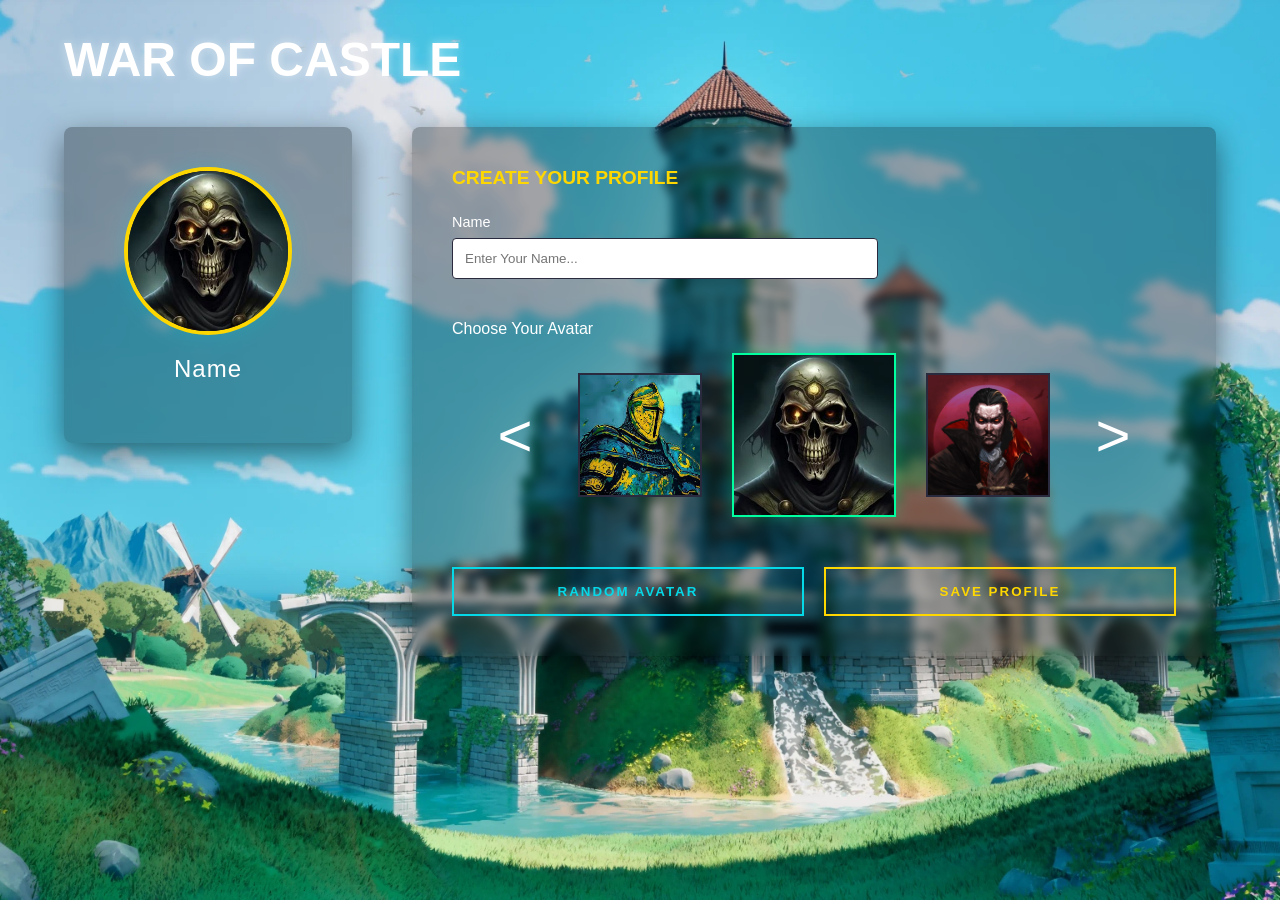
<file: index.html>
<!doctype html>
<html lang="en">
  <head>
    <meta charset="UTF-8" />
    <meta name="viewport" content="width=device-width, initial-scale=1.0" />
    <title>War of Castle</title>
    <link rel="stylesheet" href="style/index-style.css" />
  </head>

  <body>
    <div class="main-content">
      <div class="right-side">
        <h1>War of Castle</h1>
        <div class="img-container">
          <img src="assets/golem/golem_walk.gif" alt="" />
        </div>
      </div>

      <div class="left-side">
        <div class="container">
          <a class="btn" href="game.html">Start</a>
          <a class="btn" href="troops.html">Troops</a>
          <a class="btn" href="tutorial.html">Tutorial</a>
          <a class="btn" href="map.html">Map</a>
          <a class="btn" href="arcade.html">Arcade</a>
          <a class="btn" href="profile.html">Profile</a>
        </div>
      </div>
    </div>
    <div class="currency-box">
      <p>🪙 10,000</p>
    </div>
  </body>
  <script src="script/common-script.js"></script>
</html>
</file>
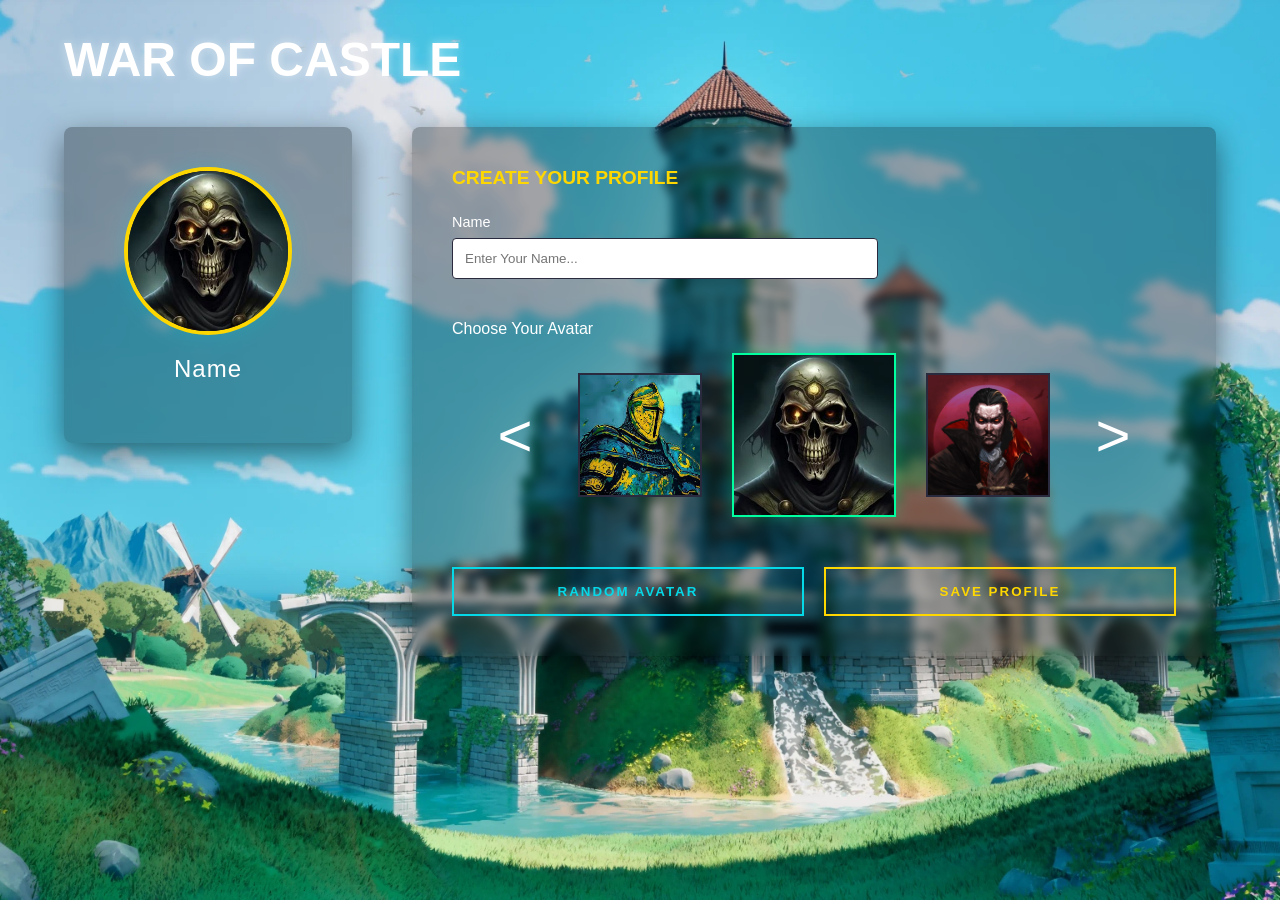
<file: blackjack.html>
<!doctype html>
<html lang="en">
  <head>
    <meta charset="UTF-8" />
    <meta name="viewport" content="width=device-width, initial-scale=1.0" />
    <title>War of Castle | Black Jack</title>
    <link rel="stylesheet" href="style/blackjack-style.css" />
  </head>
  <body>
    <div class="main-content">
      <div class="title">Black Jack</div>
      <div class="container">
        <div class="table">
          <div class="section">
            <h2>Dealer</h2>
            <div id="bot-cards" class="cards"></div>
            <p>Total: <span id="bot-total">0</span></p>
          </div>

          <div class="section">
            <h2>Player</h2>
            <div id="player-cards" class="cards"></div>
            <p>Total: <span id="player-total">0</span></p>
          </div>
        </div>
        <div class="bet-container">
          <h2 id="result"></h2>
          <div class="victory-display">
            Win: <span id="victoryCoins">0</span> 🪙
          </div>
          <div class="buttons">
            <button id="hitBtn" onclick="hit()">Hit</button>
            <button id="standBtn" onclick="stand()">Stand</button>
            <button id="startBtn" onclick="placeBet()">Play</button>
          </div>
          <div class="input-box">
            <label for="betAmount">Bet:</label>
            <input type="number" id="betAmount" value="1000" min="1" />
            <div class="clear-btn">Clear</div>
          </div>
          <div class="amount-box">
            <div class="btn" data-amount="500">🪙 500</div>
            <div class="btn" data-amount="1000">🪙 1,000</div>
            <div class="btn" data-amount="5000">🪙 5,000</div>
            <div class="btn" data-amount="10000">🪙 10,000</div>
          </div>
        </div>
        <!-- Ensure currency-box has a span for the total balance -->
        <div class="currency-box">
          <p>Balance: <span id="totalBalance">100</span> 🪙</p>
        </div>
      </div>
      <a href="index.html" class="back-btn">Back To Menu</a>
    </div>
    <!-- <div class="currency-box">
      <p></p>
    </div> -->
  </body>
  <script src="script/common-script.js"></script>
  <script src="script/blackjack-script.js"></script>
</html>
</file>
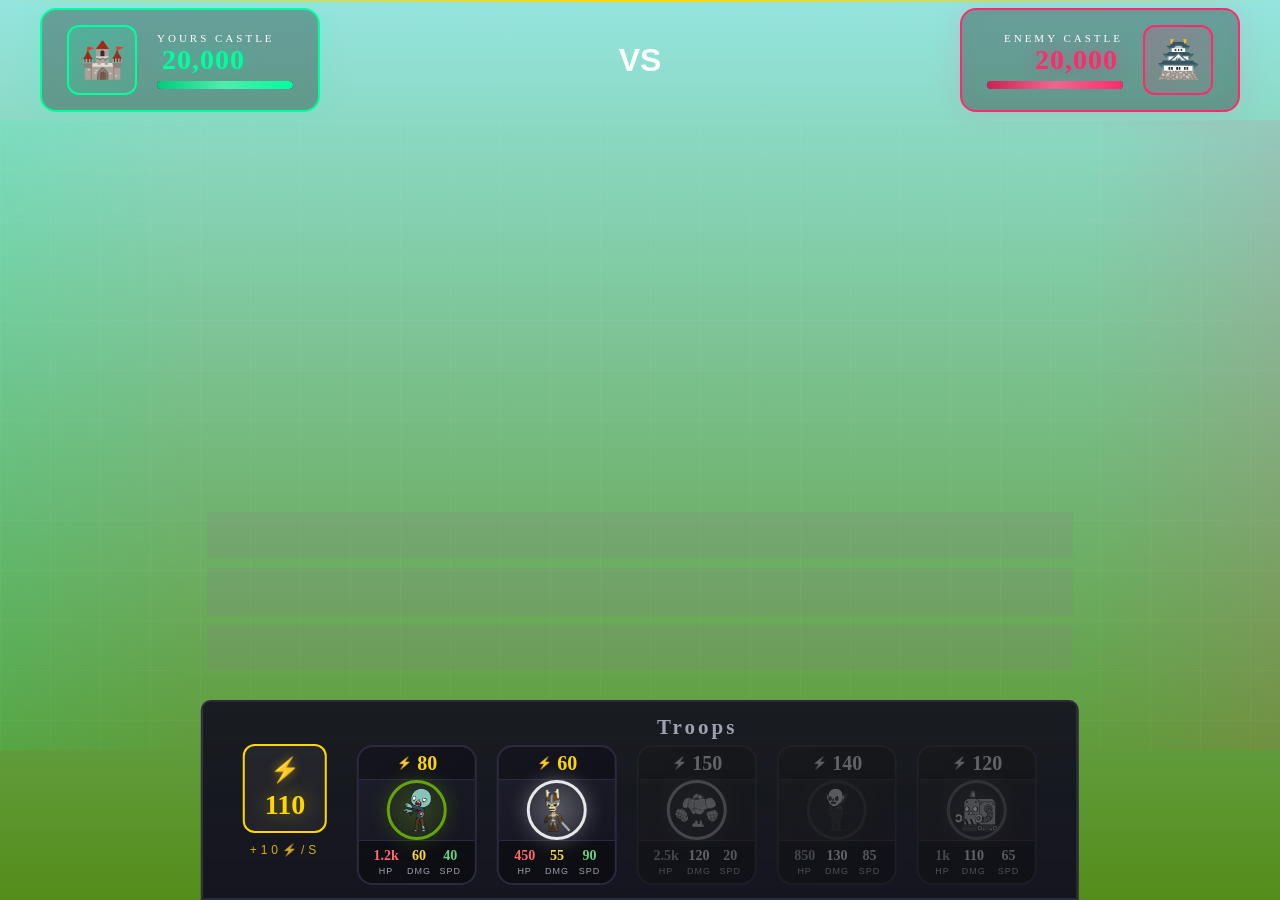
<file: game.html>
<!doctype html>
<html lang="en">
  <head>
    <meta charset="UTF-8" />
    <meta name="viewport" content="width=device-width, initial-scale=1.0" />
    <title>War of Castles</title>
    <link rel="stylesheet" href="style/game-style.css" />
  </head>
  <body>
    <header class="game-header">
      <div class="castle-display player">
        <div class="castle-icon">🏰</div>
        <div class="castle-info">
          <div class="castle-label">Yours Castle</div>
          <div class="castle-hp-text">20,000</div>
          <div class="hp-bar-container">
            <div class="hp-bar-fill" style="width: 100%"></div>
          </div>
        </div>
      </div>

      <h1>VS</h1>

      <div class="castle-display enemy">
        <div class="castle-info" style="text-align: right">
          <div class="castle-label">Enemy Castle</div>
          <div class="castle-hp-text">20,000</div>
          <div class="hp-bar-container">
            <div class="hp-bar-fill" style="width: 100%"></div>
          </div>
        </div>
        <div class="castle-icon">🏯</div>
      </div>
    </header>

    <div class="battlefield">
      <div class="field-castle player-side"></div>

      <div class="lanes-container">
        <div class="lane"></div>
        <div class="lane"></div>
        <div class="lane"></div>
      </div>

      <div class="field-castle enemy-side"></div>
    </div>

    <div class="controls-panel">
      <div class="point-box">
        <div class="point-collector">
          <div class="points-icon">⚡</div>
          <div class="points-value">100</div>
        </div>
        <div class="points-label">+10⚡/s</div>
      </div>

      <div class="troop-cards-container">
        <div class="header">
          <h2>Troops</h2>
        </div>
        <div class="body">
          <div class="troop-card troop-zombie">
            <div class="card-header">
              <div class="card-cost">
                <span class="card-cost-icon">⚡</span>
                <span>80</span>
              </div>
            </div>
            <div class="card-visual">
              <div class="troop-avatar">
                <img src="assets/zombie/zombie_idle.gif" alt="" />
              </div>
            </div>
            <div class="card-footer">
              <div class="stat stat-hp">
                <div class="stat-value">1.2k</div>
                <div class="stat-label">HP</div>
              </div>
              <div class="stat stat-dmg">
                <div class="stat-value">60</div>
                <div class="stat-label">DMG</div>
              </div>
              <div class="stat stat-spd">
                <div class="stat-value">40</div>
                <div class="stat-label">SPD</div>
              </div>
            </div>
          </div>

          <div class="troop-card troop-skeleton">
            <div class="card-header">
              <div class="card-cost">
                <span class="card-cost-icon">⚡</span>
                <span>60</span>
              </div>
            </div>
            <div class="card-visual">
              <div class="troop-avatar">
                <img src="assets/skeleton/skeleton_idle.gif" alt="" />
              </div>
            </div>
            <div class="card-footer">
              <div class="stat stat-hp">
                <div class="stat-value">450</div>
                <div class="stat-label">HP</div>
              </div>
              <div class="stat stat-dmg">
                <div class="stat-value">55</div>
                <div class="stat-label">DMG</div>
              </div>
              <div class="stat stat-spd">
                <div class="stat-value">90</div>
                <div class="stat-label">SPD</div>
              </div>
            </div>
          </div>

          <div class="troop-card troop-golem">
            <div class="card-header">
              <div class="card-cost">
                <span class="card-cost-icon">⚡</span>
                <span>150</span>
              </div>
            </div>
            <div class="card-visual">
              <div class="troop-avatar">
                <img src="assets/golem/golem_walk.gif" alt="" />
              </div>
            </div>
            <div class="card-footer">
              <div class="stat stat-hp">
                <div class="stat-value">2.5k</div>
                <div class="stat-label">HP</div>
              </div>
              <div class="stat stat-dmg">
                <div class="stat-value">120</div>
                <div class="stat-label">DMG</div>
              </div>
              <div class="stat stat-spd">
                <div class="stat-value">20</div>
                <div class="stat-label">SPD</div>
              </div>
            </div>
          </div>

          <div class="troop-card troop-vampire">
            <div class="card-header">
              <div class="card-cost">
                <span class="card-cost-icon">⚡</span>
                <span>140</span>
              </div>
            </div>
            <div class="card-visual">
              <div class="troop-avatar">
                <img src="assets/vampire/vampire_walk.gif" alt="" />
              </div>
            </div>
            <div class="card-footer">
              <div class="stat stat-hp">
                <div class="stat-value">850</div>
                <div class="stat-label">HP</div>
              </div>
              <div class="stat stat-dmg">
                <div class="stat-value">130</div>
                <div class="stat-label">DMG</div>
              </div>
              <div class="stat stat-spd">
                <div class="stat-value">85</div>
                <div class="stat-label">SPD</div>
              </div>
            </div>
          </div>

          <div class="troop-card troop-machine">
            <div class="card-header">
              <div class="card-cost">
                <span class="card-cost-icon">⚡</span>
                <span>120</span>
              </div>
            </div>
            <div class="card-visual">
              <div class="troop-avatar">
                <img src="assets/machine/machine_walk.gif" alt="" />
              </div>
            </div>
            <div class="card-footer">
              <div class="stat stat-hp">
                <div class="stat-value">1k</div>
                <div class="stat-label">HP</div>
              </div>
              <div class="stat stat-dmg">
                <div class="stat-value">110</div>
                <div class="stat-label">DMG</div>
              </div>
              <div class="stat stat-spd">
                <div class="stat-value">65</div>
                <div class="stat-label">SPD</div>
              </div>
            </div>
          </div>
        </div>
      </div>
    </div>
    <div class="game-result-overlay">
      <div class="game-result-box">
        <div class="result-content">
          <h2 class="result-title">Victory</h2>
          <p class="coin-reward">+ 🪙106,000</p>
          <div class="btn-wrapper">
            <button class="main-menu-btn">Main Menu</button>
            <button class="play-again-btn">Play Again</button>
          </div>
        </div>
      </div>
    </div>
    <script src="script/game-script.js"></script>
  </body>
</html>
</file>
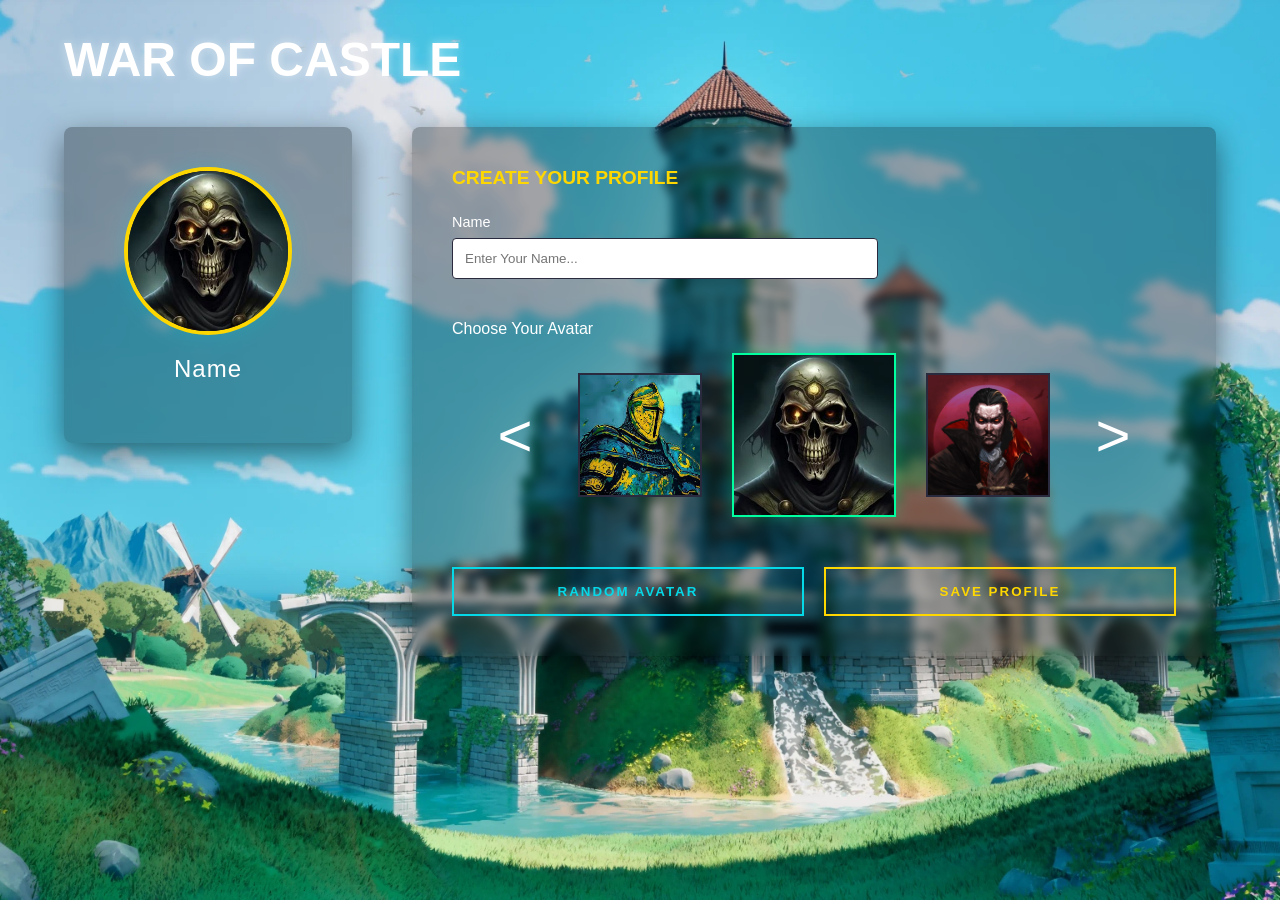
<file: luckyslot.html>
<!doctype html>
<html lang="en">
  <head>
    <meta charset="UTF-8" />
    <meta name="viewport" content="width=device-width, initial-scale=1.0" />
    <title>War of Castle | Lucky Slot</title>
    <link rel="stylesheet" href="style/luckyslot-style.css" />
  </head>
  <body>
    <div class="main-content">
      <div class="title">Lucky Slot</div>
      <div class="container">
        <!-- Inside the .slot-machine div -->
        <div class="slot-machine">
          <!-- Victory Coin Display -->
          <div class="victory-display">
            Win: <span id="victoryCoins">0</span> 🪙
          </div>

          <div class="reels">
            <div class="reel" id="reel1">🍒</div>
            <div class="reel" id="reel2">🍋</div>
            <div class="reel" id="reel3">⭐</div>
          </div>

          <!-- Betting Controls -->
          <div class="bet-container">
            <div class="input-box">
              <label for="betAmount">Bet:</label>
              <input type="number" id="betAmount" value="1000" min="1" />
              <div class="clear-btn">Clear</div>
            </div>
            <div class="amount-box">
              <div class="btn" data-amount="500">🪙 500</div>
              <div class="btn" data-amount="1000">🪙 1,000</div>
              <div class="btn" data-amount="5000">🪙 5,000</div>
              <div class="btn" data-amount="10000">🪙 10,000</div>
            </div>
          </div>

          <div class="result" id="result">Press SPIN!</div>
          <button class="spin-btn" id="spinBtn">SPIN</button>
        </div>

        <!-- Ensure currency-box has a span for the total balance -->
        <div class="currency-box">
          <p>Balance: <span id="totalBalance">100</span> 🪙</p>
        </div>
      </div>
      <a href="index.html" class="back-btn">Back To Menu</a>
    </div>
    <!-- <div class="currency-box">
      <p></p>
    </div> -->
  </body>
  <script src="script/common-script.js"></script>
  <script src="script/luckyslot-script.js"></script>
</html>
</file>
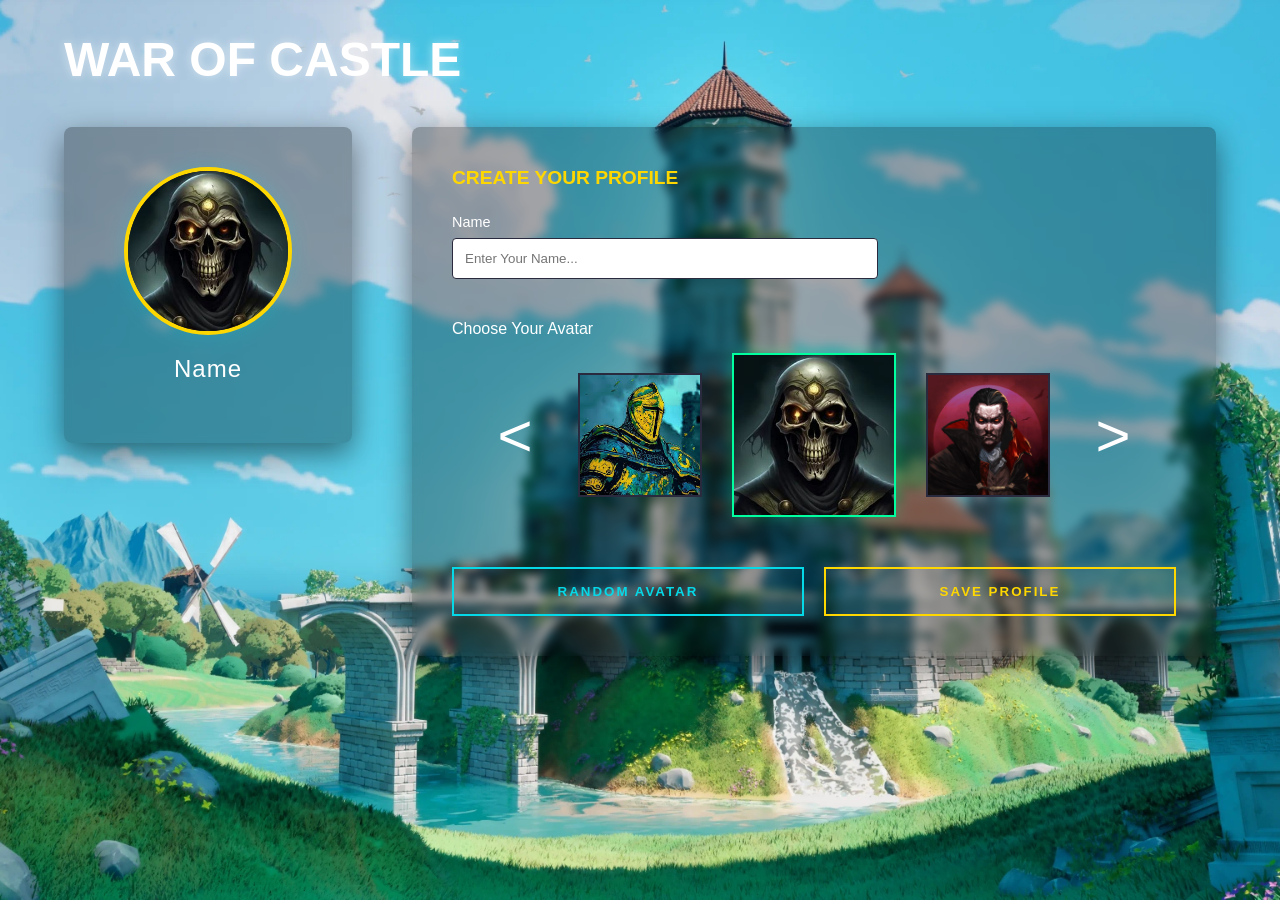
<file: map.html>
<!doctype html>
<html lang="en">
  <head>
    <meta charset="UTF-8" />
    <meta name="viewport" content="width=device-width, initial-scale=1.0" />
    <title>War of Castle | Map</title>
    <link rel="stylesheet" href="style/map-style.css" />
  </head>
  <body>
    <div class="main-content">
      <div class="title">Map</div>
      <div class="carousel">
        <button class="nav-btn">&lt;</button>
        <div class="map-container">
          <div class="map-img">
            <img src="assets/map/map1.png" alt="" />
            <div class="price-overlay"></div>
          </div>
          <div class="map-name"></div>
          <button></button>
        </div>
        <button class="nav-btn">&gt;</button>
      </div>
      <a href="index.html" class="back-btn">Back To Menu</a>
    </div>
    <div class="currency-box">
      <p></p>
    </div>
    <script src="script/common-script.js"></script>
    <script src="./script/map-script.js"></script>
  </body>
</html>
</file>
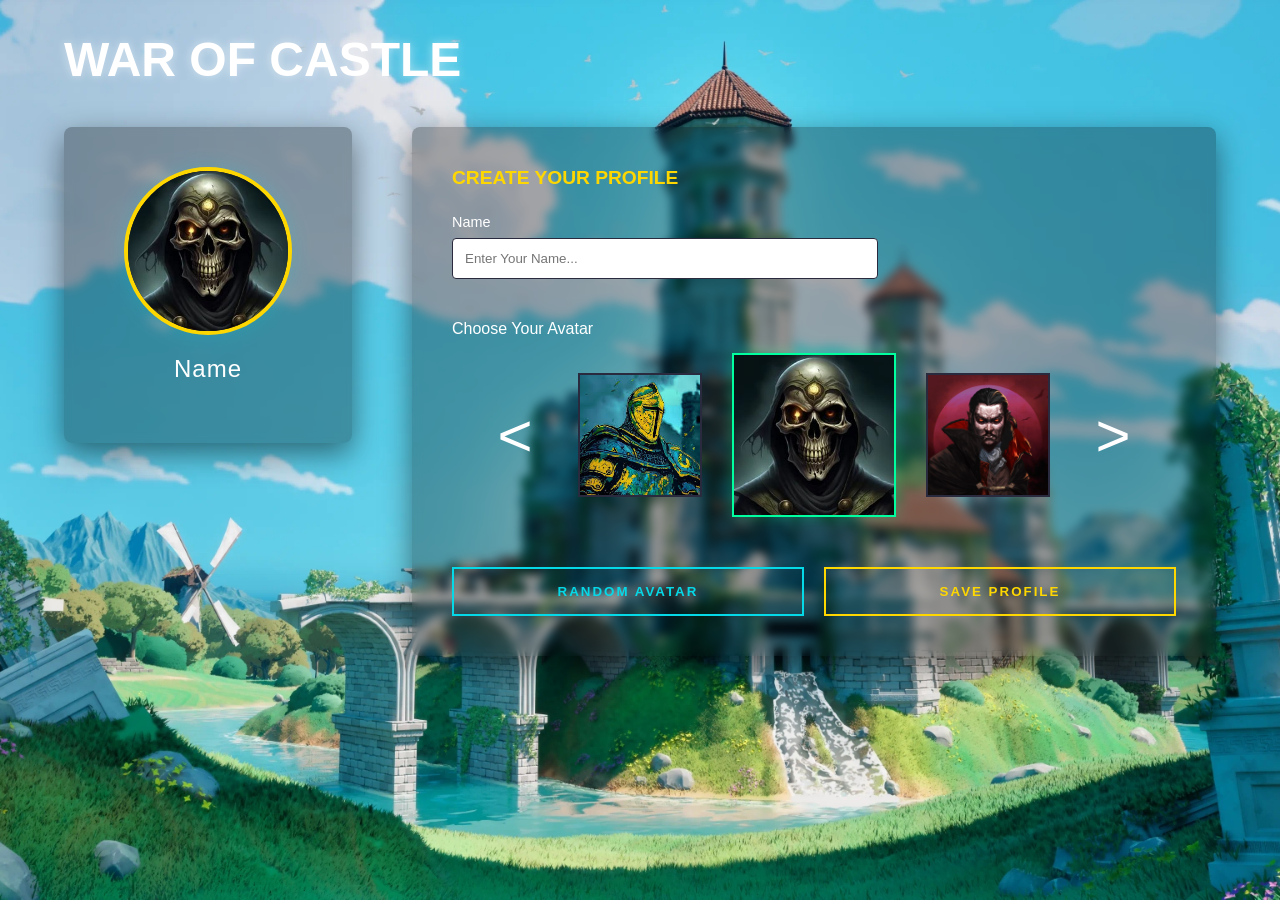
<file: profile.html>
<!doctype html>
<html lang="en">
  <head>
    <meta charset="UTF-8" />
    <meta name="viewport" content="width=device-width, initial-scale=1.0" />
    <title>War Of Castle | Profile</title>
    <link rel="stylesheet" href="style/profile-style.css" />
  </head>
  <body>
    <main class="game-container">
      <h1 class="game-title">War Of Castle</h1>

      <div class="main-layout">
        <section class="profile-preview">
          <div class="avatar-circle">
            <span>Avatar</span>
          </div>
          <h2 class="preview-name">Name</h2>
        </section>

        <section class="creation-card">
          <h3>Create Your Profile</h3>

          <div class="input-group">
            <label for="name">Name</label>
            <input type="text" id="name" placeholder="Enter Your Name..." />
          </div>

          <div class="avatar-selector">
            <p>Choose Your Avatar</p>
            <div class="carousel">
              <button class="nav-btn">&lt;</button>

              <div class="avatars"></div>

              <button class="nav-btn">&gt;</button>
            </div>
          </div>
          <div class="btn-group">
            <button class="random-btn">Random Avatar</button>
            <button class="save-btn">Save Profile</button>
          </div>
        </section>
      </div>
    </main>
    <script src="script/profile-script.js"></script>
  </body>
</html>
</file>
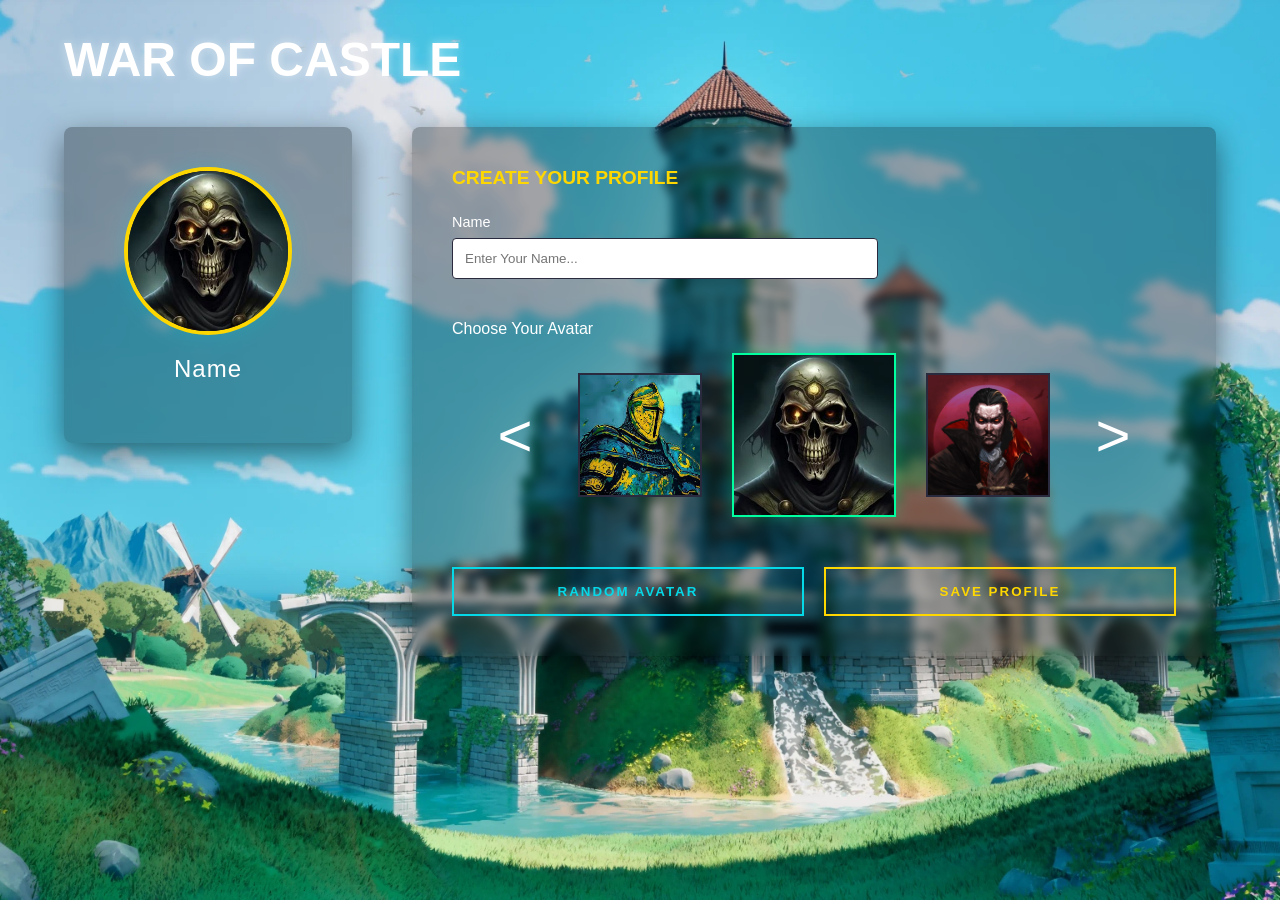
<file: troops.html>
<!doctype html>
<html lang="en">
  <head>
    <meta charset="UTF-8" />
    <meta name="viewport" content="width=device-width, initial-scale=1.0" />
    <title>War of Castle | Troops</title>
    <link rel="stylesheet" href="style/troops-style.css" />
  </head>
  <body>
    <div class="main-content">
      <div class="title">Troops</div>
      <div class="carousel">
        <button class="nav-btn">&lt;</button>
        <div class="troops-container">
          <img src="assets/golem/golem_walk.gif" alt="" />
          <div class="spec-container">
            <div class="left-side">
              <p>Health: 1000</p>
              <p>Damage: 100</p>
              <p>Cost: 100</p>
            </div>
            <div class="right-side">
              <p>Attack Speed: 1.0</p>
              <p>Movement Speed: 1.0</p>
            </div>
          </div>
        </div>
        <button class="nav-btn">&gt;</button>
      </div>
      <a href="index.html" class="back-btn">Back To Menu</a>
    </div>
    <div class="currency-box">
      <p></p>
    </div>
  </body>
  <script src="script/common-script.js"></script>
  <script src="script/troops-script.js"></script>
</html>
</file>
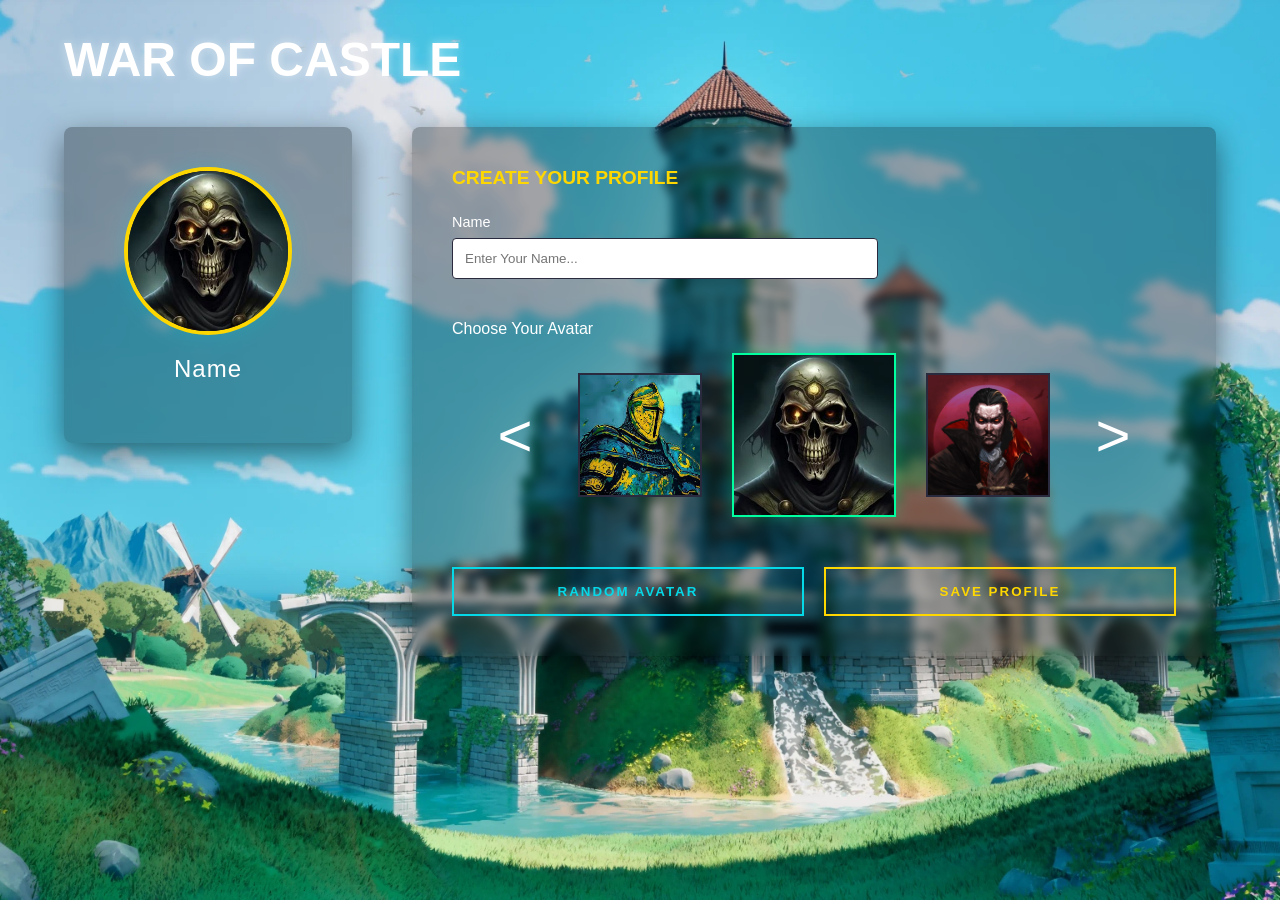
<file: tutorial.html>
<!doctype html>
<html lang="en">
  <head>
    <meta charset="UTF-8" />
    <meta name="viewport" content="width=device-width, initial-scale=1.0" />
    <title>War of Castle | Tutorial</title>
    <link rel="stylesheet" href="style/tutorial-style.css" />
  </head>
  <body>
    <div class="main-content">
      <div class="title">Tutorial</div>
      <div class="carousel">
        <button class="nav-btn">&lt;</button>
        <div class="tutorial-container">
          <div class="tutorial-img">
            <img src="assets/tutorial/tutorial_1.png" alt="" />
          </div>
          <p>
            The main objective of the game is to destroy the enemy castle before
            your own castle is destroyed. Each castle has a health bar, and when
            the health reaches zero, the battle ends. If the enemy castle is
            destroyed first, the player wins the match.
          </p>
        </div>
        <button class="nav-btn">&gt;</button>
      </div>
      <a href="index.html" class="back-btn">Back To Menu</a>
    </div>
    <div class="currency-box">
      <p>🪙 10,000</p>
    </div>
    <script src="script/common-script.js"></script>
    <script src="./script/tutorial-script.js"></script>
  </body>
</html>
</file>
<file: style/index-style.css>
* {
  margin: 0;
  padding: 0;
  box-sizing: border-box;
  font-family: "Inter", sans-serif;
}

body {
  height: 100vh;
  /* background: linear-gradient(to right, #1e1e2f, #2c3e50); */
  color: white;
  background: url("../assets/landing_bg.webp");
  background-size: cover;
  background-repeat: no-repeat;
}

.main-content {
  display: flex;
  height: 100vh;
  justify-content: space-around;
}

.right-side {
  /* flex: 1; */
  display: flex;
  justify-content: space-around;
  align-items: center;
  flex-direction: column;
  /* width: 810px; */
}

.right-side h1 {
  font-size: 4rem;
  text-shadow: 4px 4px 10px rgba(0, 0, 0, 0.6);
}

.left-side {
  /* flex: 1; */
  /* width: 300px; */
  display: flex;
  justify-content: center;
  align-items: center;
  /* background: rgba(0, 0, 0, 0.4); */
}

.container {
  display: flex;
  flex-direction: column;
  gap: 20px;
  /* width: 200px; */
  /* background-color: #e9e9e9; */
  padding: 40px;
  border-radius: 10px;
  /* box-shadow: 0 0 20px rgba(0, 0, 0, 0.5) inset; */
  background: #f1984a;
  /* text-shadow: 3px 3px 0 #4a3580, 5px 5px 0 #2a1f4a; */
  box-shadow:
    rgb(241, 152, 74) -5px -5px 0px inset,
    rgb(201, 109, 31) 5px 5px 0px inset,
    rgb(138, 75, 21) 0px 5px 0px;
}

.btn {
  text-decoration: none;
  padding: 12px 100px;
  font-size: 1.1rem;
  border: none;
  border-radius: 8px;
  cursor: pointer;
  background: #f1984a;
  color: white;
  transition: 0.3s;
  box-shadow:
    inset -5px -5px 0 #f1984a,
    inset 5px 5px 0 #c96d1f,
    0 5px 0 #8a4b15;
  /* box-shadow: inset -4px -4px 0 #ffb870,
  inset 4px 4px 0 #c96d1f,
  0 6px 0 #8a4b15,
  0 10px 20px rgba(0,0,0,0.6); */
  text-align: center;
}

.btn:hover {
  background: #d35400;
  transform: scale(1.05);
}

.currency-box {
  position: fixed;
  top: 10px;
  right: 50px;
  z-index: 1000;
  font-size: 30px;
  color: white;
}
</file>
<file: style/blackjack-style.css>
* {
  margin: 0;
  padding: 0;
  box-sizing: border-box;
  font-family: "Inter", sans-serif;
}
body {
  display: flex;
  justify-content: center;
  align-items: center;
  height: 100vh;
  margin: 0;
  background: url("../assets/landing_bg.webp") no-repeat center center fixed;
  text-align: center;
  color: white;
}

.main-content {
  width: 80%;
  background: rgba(255, 255, 255, 0.2);
  box-shadow: 0 10px 30px rgba(0, 0, 0, 0.5);
  backdrop-filter: blur(5px);
  min-height: 650px;
  padding: 20px;
  display: flex;
  flex-direction: column;
}

.title {
  font-size: 2.5rem;
  font-weight: bold;
  margin-bottom: 20px;
  text-align: center;
  color: white;
  text-shadow: 2px 2px 4px rgba(0, 0, 0, 0.5);
}

.back-btn {
  background: white;
  border: none;
  font-size: 20px;
  color: black;
  padding: 10px 30px;
  border-radius: 5px;
  cursor: pointer;
  text-decoration: none;
  margin-top: auto;
  width: fit-content;
}

.currency-box {
  position: fixed;
  top: 10px;
  right: 50px;
  z-index: 1000;
  font-size: 30px;
  color: white;
}

.container {
  display: flex;
  justify-content: center;
  align-items: center;
}

/* Specific styling for currency-box text */
.currency-box p {
  background: rgba(0, 0, 0, 0.6);
  padding: 5px 15px;
  border-radius: 20px;
  border: 1px solid #ffd700;
}

h1 {
  color: gold;
  font-size: 40px;
  letter-spacing: 3px;
  text-shadow: 0 0 15px gold;
  margin-bottom: 20px;
}

.table {
  width: 40%;
  margin: auto;
  padding: 30px;
  border-radius: 100px;
  background: radial-gradient(circle, #146c43 0%, #0d4d33 80%);
  border: 8px solid #b8860b;
  box-shadow: 0 0 40px black inset;
  margin-bottom: 30px;
}

.section {
  margin: 25px 0;
}

.section h2 {
  color: gold;
  margin-bottom: 10px;
}

.cards {
  min-height: 120px;
}

.card {
  width: 75px;
  height: 110px;
  background: white;
  border-radius: 10px;
  display: inline-block;
  margin: 8px;
  padding: 6px;
  position: relative;
  font-weight: bold;
  box-shadow: 0 5px 10px rgba(0, 0, 0, 0.6);
  transition: transform 0.2s ease;
  color: black;
}

.card:hover {
  transform: translateY(-10px);
}

.card.red {
  color: red;
}

.top {
  position: absolute;
  top: 5px;
  left: 8px;
  font-size: 18px;
}

.bottom {
  position: absolute;
  bottom: 5px;
  right: 8px;
  transform: rotate(180deg);
  font-size: 18px;
}

.bet-container {
  margin-bottom: 15px;
  height: auto;
  color: white;
  display: flex;
  justify-content: space-between;
  gap: 20px;
  flex-direction: column;
  width: 50%;
}
.bet-container label {
  font-size: 25px;
  color: white;
  text-shadow: 2px 2px 4px rgba(0, 0, 0, 0.5);
}
.bet-container input {
  width: 100px;
  height: 30px;
  padding: 5px;
  border-radius: 5px;
  border: 2px solid #333;
  text-align: center;
  font-size: 16px;
  font-weight: bold;
}

.bet-container .input-box {
  display: flex;
  gap: 10px;
  align-items: center;
}

.bet-container .amount-box {
  display: flex;
  width: 100%;
  gap: 30px;
}

.amount-box .btn {
  background-color: white;
  border-radius: 5px;
  padding: 5px;
  color: black;
  font-weight: bold;
  cursor: pointer;
  box-shadow: 0 10px 30px rgba(0, 0, 0, 0.5);
}
.clear-btn {
  background-color: red;
  color: white;
  padding: 5px 15px;
  border-radius: 3px;
  cursor: pointer;
}

.victory-display {
  font-size: 2.3rem;
  color: #ffd700;
  font-weight: bold;
  text-shadow: 1px 1px 2px rgba(0, 0, 0, 0.8);
}
.buttons {
  margin-bottom: 50px;
}
button {
  padding: 12px 25px;
  margin: 10px;
  font-size: 16px;
  font-weight: bold;
  border-radius: 30px;
  border: none;
  cursor: pointer;
  transition: 0.3s;
}

button:nth-child(1) {
  background: #198754;
  color: white;
}

button:nth-child(2) {
  background: #dc3545;
  color: white;
}

button:hover {
  transform: scale(1.1);
  box-shadow: 0 0 15px gold;
}
button:nth-child(3) {
  background: gold;
  color: black;
}

#hitBtn,
#standBtn {
  display: none;
}
</file>
<file: style/game-style.css>
* {
  margin: 0;
  padding: 0;
  box-sizing: border-box;
}

:root {
  --bg-dark: #0a0a0f;
  --bg-panel: #151520;
  --bg-lane: #1a1a2e;
  --accent-gold: #ffd700;
  --accent-red: #ff2a6d;
  --accent-blue: #05d9e8;
  --accent-green: #00ff9f;
  --text-primary: #ffffff;
  --text-secondary: #a0a0b0;
  --border-color: #2a2a3e;
}

body {
  font-family: "Inter", sans-serif;
  background: var(--bg-dark);
  color: var(--text-primary);
  height: 100vh;
  overflow: hidden;
  display: flex;
  flex-direction: column;
  /* background-image:
          radial-gradient(
            circle at 20% 50%,
            rgba(255, 42, 109, 0.15) 0%,
            transparent 50%
          ),
          radial-gradient(
            circle at 80% 50%,
            rgba(5, 217, 232, 0.15) 0%,
            transparent 50%
          ); */
  background: linear-gradient(to bottom, #94e5df, #558d1a);
}

.game-header {
  height: 120px;
  /* background: linear-gradient(
          180deg,
          var(--bg-panel) 0%,
          rgba(21, 21, 32, 0.95) 100%
        ); */
  /* border-bottom: 2px solid var(--border-color); */
  display: flex;
  align-items: center;
  justify-content: space-between;
  padding: 0 40px;
  position: relative;
  /* box-shadow: 0 4px 30px rgba(0, 0, 0, 0.5); */
}

.game-header::before {
  content: "";
  position: absolute;
  top: 0;
  left: 0;
  right: 0;
  height: 2px;
  background: linear-gradient(
    90deg,
    transparent,
    var(--accent-gold),
    transparent
  );
}

.castle-display {
  display: flex;
  align-items: center;
  gap: 20px;
  padding: 15px 25px;
  background: rgba(0, 0, 0, 0.3);
  border-radius: 16px;
  border: 2px solid;
  min-width: 280px;
  position: relative;
  overflow: hidden;
}

.castle-display.player {
  border-color: var(--accent-green);
  box-shadow:
    0 0 30px rgba(0, 255, 159, 0.1),
    inset 0 0 20px rgba(0, 255, 159, 0.05);
}

.castle-display.enemy {
  border-color: var(--accent-red);
  box-shadow:
    0 0 30px rgba(255, 42, 109, 0.1),
    inset 0 0 20px rgba(255, 42, 109, 0.05);
}

.castle-icon {
  width: 70px;
  height: 70px;
  border-radius: 12px;
  display: flex;
  align-items: center;
  justify-content: center;
  font-size: 36px;
  position: relative;
}

.castle-display.player .castle-icon {
  background: linear-gradient(
    135deg,
    rgba(0, 255, 159, 0.2),
    rgba(0, 255, 159, 0.05)
  );
  border: 2px solid var(--accent-green);
}

.castle-display.enemy .castle-icon {
  background: linear-gradient(
    135deg,
    rgba(255, 42, 109, 0.2),
    rgba(255, 42, 109, 0.05)
  );
  border: 2px solid var(--accent-red);
}

.castle-info {
  flex: 1;
}

.castle-label {
  font-family: "Cinzel", serif;
  font-size: 11px;
  letter-spacing: 3px;
  text-transform: uppercase;
  /* color: var(--text-secondary); */
  color: white;
  /* margin-bottom: 6px; */
}

.castle-hp-text {
  font-family: "Cinzel", serif;
  font-size: 28px;
  font-weight: 900;
  letter-spacing: 1px;
  padding: 0 5px;
}

.castle-display.player .castle-hp-text {
  color: var(--accent-green);
  text-shadow: 0 0 20px rgba(0, 255, 159, 0.4);
}

.castle-display.enemy .castle-hp-text {
  color: var(--accent-red);
  text-shadow: 0 0 20px rgba(255, 42, 109, 0.4);
}

.hp-bar-container {
  margin-top: 5px;
  height: 8px;
  background: rgba(0, 0, 0, 0.5);
  border-radius: 4px;
  overflow: hidden;
  position: relative;
}

.hp-bar-fill {
  height: 100%;
  border-radius: 4px;
  transition: width 0.3s ease;
  position: relative;
  overflow: hidden;
}

.hp-bar-fill::after {
  content: "";
  position: absolute;
  top: 0;
  left: 0;
  right: 0;
  bottom: 0;
  background: linear-gradient(
    90deg,
    transparent,
    rgba(255, 255, 255, 0.3),
    transparent
  );
  animation: shimmer 2s infinite;
}

@keyframes shimmer {
  0% {
    transform: translateX(-100%);
  }
  100% {
    transform: translateX(100%);
  }
}

.castle-display.player .hp-bar-fill {
  background: linear-gradient(90deg, #00cc7a, var(--accent-green));
}

.castle-display.enemy .hp-bar-fill {
  background: linear-gradient(90deg, #cc2255, var(--accent-red));
}

.battlefield {
  /* flex: 1; */
  height: 70%;
  /* margin: 20px 40px; */
  /* background: var(--bg-lane); */
  /* border-radius: 24px; */
  /* border: 2px solid var(--border-color); */
  position: relative;
  overflow: hidden;
  display: flex;
  /* box-shadow:
          inset 0 0 100px rgba(0, 0, 0, 0.5),
          0 0 40px rgba(0, 0, 0, 0.3); */

  background-size: contain;
  background-position: bottom;
  background-repeat: no-repeat;
}

.battlefield::before {
  content: "";
  position: absolute;
  inset: 0;
  background-image:
    linear-gradient(rgba(255, 255, 255, 0.03) 1px, transparent 1px),
    linear-gradient(90deg, rgba(255, 255, 255, 0.03) 1px, transparent 1px);
  background-size: 50px 50px;
  pointer-events: none;
}
.field-castle {
  width: 15%;
  height: 100%;
  position: relative;
  z-index: 5;
  display: flex;
  flex-direction: column;
  align-items: center;
  justify-content: center;
  padding: 20px;
}

.field-castle.player-side {
  background: linear-gradient(90deg, rgba(0, 255, 159, 0.1), transparent);
}

.field-castle.enemy-side {
  background: linear-gradient(-90deg, rgba(255, 42, 109, 0.1), transparent);
}

.castle-structure {
  width: 80px;
  height: 200px;
  border-radius: 10px 10px 0 0;
  position: relative;
  display: flex;
  flex-direction: column;
  align-items: center;
  justify-content: flex-end;
  padding-bottom: 20px;
  font-size: 40px;
}

.field-castle.player-side .castle-structure {
  background: linear-gradient(
    180deg,
    rgba(0, 255, 159, 0.2),
    rgba(0, 255, 159, 0.05)
  );
  border: 2px solid var(--accent-green);
  box-shadow: 0 0 40px rgba(0, 255, 159, 0.2);
}

.field-castle.enemy-side .castle-structure {
  background: linear-gradient(
    180deg,
    rgba(255, 42, 109, 0.2),
    rgba(255, 42, 109, 0.05)
  );
  border: 2px solid var(--accent-red);
  box-shadow: 0 0 40px rgba(255, 42, 109, 0.2);
}

.castle-towers {
  position: absolute;
  top: -30px;
  width: 100%;
  display: flex;
  justify-content: space-between;
  padding: 0 10px;
}

.tower {
  width: 20px;
  height: 40px;
  border-radius: 4px 4px 0 0;
}

.player-side .tower {
  background: var(--accent-green);
}

.enemy-side .tower {
  background: var(--accent-red);
}

.lanes-container {
  flex: 1;
  display: flex;
  flex-direction: column;
  position: relative;
  padding: 10px 0;
  height: 30%; /* Your container height */
  margin: auto 0 5% 0;
  z-index: 20; /* Ensure container is above the background */
}

.lane {
  flex: 1;
  position: relative;
  margin: 5px 15px;
  transition: all 0.3s ease;
  background-color: #83838337;
  display: flex;
  align-items: flex-end;
}

.lane:hover {
  background-color: #5a57575c;
  box-shadow: 0 0 20px rgba(255, 255, 255, 0.2);
}
/* .lane::before {
        content: "";
        position: absolute;
        inset: 0;
        background: linear-gradient(
          90deg,
          rgba(0, 255, 159, 0.05),
          transparent 20%,
          transparent 80%,
          rgba(255, 42, 109, 0.05)
        );
        opacity: 0;
        transition: opacity 0.3s;
      }

      .lane:hover::before {
        opacity: 1;
      } */

.controls-panel {
  position: fixed;
  bottom: 0;
  left: 50%;
  transform: translateX(-50%);
  height: 200px;
  background: linear-gradient(
    0deg,
    var(--bg-panel) 0%,
    rgba(21, 21, 32, 0.95) 100%
  );
  border: 2px solid var(--border-color);
  padding: 20px 40px;
  display: flex;
  align-items: center;
  gap: 30px;
  margin: auto;
  border-radius: 10px 10px 0 0;
}
.point-box {
  display: flex;
  flex-direction: column;
  align-items: center;
  gap: 10px;
}
.point-collector {
  display: flex;
  flex-direction: column;
  align-items: center;
  gap: 5px;
  padding: 10px 20px;
  background: rgba(255, 255, 255, 0.05);
  border-radius: 12px;
  border: 2px solid var(--accent-gold);
  font-size: 14px;
  color: var(--accent-gold);
  text-shadow: 0 0 10px rgba(255, 215, 0, 0.5);
}

.point-collector .points-icon {
  font-size: 24px;
}

.point-collector .points-value {
  font-family: "Cinzel", serif;
  font-size: 28px;
  font-weight: 900;
  color: var(--accent-gold);
  text-shadow: 0 0 20px rgba(255, 215, 0, 0.5);
}

.points-label {
  font-size: 12px;
  letter-spacing: 4px;
  text-transform: uppercase;
  color: var(--accent-gold);
  opacity: 0.8;
}

.controls-label {
  font-family: "Cinzel", serif;
  font-size: 14px;
  letter-spacing: 3px;
  color: var(--text-secondary);
  writing-mode: vertical-rl;
  text-orientation: mixed;
  transform: rotate(180deg);
  padding: 10px;
  border-right: 2px solid var(--border-color);
}

.troop-cards-container {
  flex: 1;
  display: flex;
  flex-direction: column;
  gap: 5px;
  justify-content: center;
}

.troop-cards-container .header {
  display: flex;
  margin: auto;
  font-family: "Cinzel", serif;
  font-size: 14px;
  letter-spacing: 3px;
  color: var(--text-secondary);
}

.troop-cards-container .body {
  display: flex;
  gap: 20px;
}

.troop-card {
  width: 140px;
  height: 160px;
  background: linear-gradient(
    145deg,
    rgba(30, 30, 45, 0.9),
    rgba(20, 20, 30, 0.9)
  );
  border: 2px solid var(--border-color);
  border-radius: 16px;
  position: relative;
  cursor: pointer;
  transition: all 0.3s cubic-bezier(0.4, 0, 0.2, 1);
  overflow: hidden;
  display: flex;
  flex-direction: column;
}

.troop-card::before {
  content: "";
  position: absolute;
  inset: 0;
  background: linear-gradient(
    135deg,
    transparent,
    rgba(255, 255, 255, 0.05),
    transparent
  );
  opacity: 0;
  transition: opacity 0.3s;
}

.troop-card:hover::before {
  opacity: 1;
}

.troop-card:hover {
  transform: translateY(-10px) scale(1.02);
  border-color: var(--accent-gold);
  box-shadow:
    0 20px 40px rgba(0, 0, 0, 0.4),
    0 0 30px rgba(255, 215, 0, 0.2);
}

.card-header {
  height: 35px;
  background: rgba(0, 0, 0, 0.3);
  display: flex;
  align-items: center;
  justify-content: space-between;
  padding: 0 12px;
  border-bottom: 1px solid var(--border-color);
}

.card-cost {
  display: flex;
  align-items: center;
  gap: 5px;
  font-family: "Cinzel", serif;
  font-weight: 700;
  color: var(--accent-gold);
  font-size: 20px;
  margin: auto;
}

.card-cost-icon {
  font-size: 12px;
}

.card-spawn-time {
  font-size: 10px;
  color: var(--text-secondary);
  background: rgba(255, 255, 255, 0.05);
  padding: 2px 6px;
  border-radius: 4px;
}

.card-visual {
  flex: 1;
  display: flex;
  align-items: center;
  justify-content: center;
  position: relative;
}

.troop-avatar {
  width: 80px;
  height: 80px;
  border-radius: 50%;
  display: flex;
  align-items: center;
  justify-content: center;
  font-size: 40px;
  position: relative;
  border: 3px solid;
  transition: transform 0.3s;
  overflow: hidden;
}

.troop-card:hover .troop-avatar {
  transform: scale(1.1);
}
.troop-avatar img {
  width: 100%;
  padding: 5px;
  height: 100%;
  object-fit: contain;
}

.troop-zombie .troop-avatar {
  background: radial-gradient(
    circle,
    rgba(101, 163, 13, 0.3),
    rgba(63, 98, 18, 0.1)
  );
  border-color: #65a30d;
  box-shadow: 0 0 20px rgba(101, 163, 13, 0.3);
}

.troop-skeleton .troop-avatar {
  background: radial-gradient(
    circle,
    rgba(229, 231, 235, 0.3),
    rgba(156, 163, 175, 0.1)
  );
  border-color: #e5e7eb;
  box-shadow: 0 0 20px rgba(229, 231, 235, 0.3);
}

.troop-golem .troop-avatar {
  background: radial-gradient(
    circle,
    rgba(87, 83, 78, 0.3),
    rgba(41, 37, 36, 0.1)
  );
  border-color: #93887b;
  box-shadow: 0 0 20px rgba(87, 83, 78, 0.3);
}

.troop-vampire .troop-avatar {
  background: radial-gradient(
    circle,
    rgba(127, 29, 29, 0.3),
    rgba(69, 10, 10, 0.1)
  );
  border-color: #7f1d1d;
  box-shadow: 0 0 20px rgba(127, 29, 29, 0.3);
}

.troop-machine .troop-avatar {
  background: radial-gradient(
    circle,
    rgba(3, 105, 161, 0.3),
    rgba(12, 74, 110, 0.1)
  );
  border-color: #0369a1;
  box-shadow: 0 0 20px rgba(3, 105, 161, 0.3);
}

.card-footer {
  height: 45px;
  background: rgba(0, 0, 0, 0.4);
  border-top: 1px solid var(--border-color);
  display: flex;
  align-items: center;
  justify-content: space-around;
  padding: 0 10px;
}

.stat {
  display: flex;
  flex-direction: column;
  align-items: center;
  gap: 2px;
}

.stat-value {
  font-family: "Cinzel", serif;
  font-weight: 700;
  font-size: 14px;
  color: var(--text-primary);
}

.stat-label {
  font-size: 9px;
  text-transform: uppercase;
  letter-spacing: 1px;
  color: var(--text-secondary);
}

.stat-hp .stat-value {
  color: #ff6b6b;
}
.stat-dmg .stat-value {
  color: #ffd93d;
}
.stat-spd .stat-value {
  color: #6bcf7f;
}

.troop-card.disabled {
  opacity: 0.4;
  filter: grayscale(100%);
  cursor: not-allowed;
}

.troop-card.disabled:hover {
  transform: none;
  border-color: var(--border-color);
  box-shadow: none;
}

@media (max-width: 1400px) {
  .troop-card {
    width: 120px;
    height: 140px;
  }
  .troop-avatar {
    width: 60px;
    height: 60px;
    font-size: 30px;
  }
}

.battle-troop {
  position: absolute;
  bottom: 5px;
  width: 70px;
  pointer-events: none;
}

/* Flips player troops to face right, assuming original assets face left */
/* If your assets already face right, apply this to .enemy-troop instead */
.player-troop {
  transform: scaleX(-1);
}

.battle-troop {
  position: absolute;
  bottom: 0;
  width: 80px; /* Slightly larger for visibility */
  height: auto;
  z-index: 100; /* High z-index so they stay above lane effects */
  pointer-events: none;
  image-rendering: pixelated; /* Optional: keeps pixel art sharp */
}

/* Container for the troop and its health bar */
.player-troop,
.enemy-troop {
  position: absolute;
  bottom: 0;
  width: 70px; /* Match troop width */
  display: flex;
  flex-direction: column;
  align-items: center;
  z-index: 100;
}

/* The small HP bar above the troop */
.troop-hp-bar-container {
  width: 40px;
  height: 4px;
  background: rgba(0, 0, 0, 0.5);
  border-radius: 2px;
  margin-bottom: 2px;
  overflow: hidden;
}

.troop-hp-bar-fill {
  width: 100%;
  height: 100%;
  background: #00ff9f; /* Green for health */
  transition: width 0.2s ease;
}

/* Enemy troops might have red bars */
.enemy-troop .troop-hp-bar-fill {
  background: #ff2a6d;
}

.battle-troop-img {
  width: auto;
}

.zombie.walk img,
.zombie.spawn img,
.zombie.dead img {
  height: 70px;
}

.zombie.attacking img {
  height: 73px;
}

.skeleton.walk img,
.skeleton.spawn img,
.skeleton.dead img,
.skeleton.attacking img {
  height: 60px;
}
.golem.walk img,
.golem.spawn img {
  height: 80px;
}
.golem.attacking img {
  height: 83px;
}

.golem.dead img {
  height: 90px;
}
.vampire.walk img {
  height: 75px;
}

.vampire.spawn img,
.vampire.dead img {
  height: 85px;
}
.vampire.attacking img {
  height: 85px;
}
.machine.walk img,
.machine.spawn img,
.machine.dead img {
  height: 70px;
}

.machine.attacking img {
  height: 73px;
}
.game-result-overlay {
  position: fixed;
  inset: 0;
  background: rgba(0, 0, 0, 0.5);
  display: none;
  align-items: center;
  justify-content: center;
  z-index: 150; /* Above troops but below the result box */
}
.game-result-box {
  position: fixed;
  top: 50%;
  left: 50%;
  transform: translate(-50%, -50%);
  background: rgba(0, 0, 0, 0.8);
  border: 2px solid var(--border-color);
  padding: 40px;
  border-radius: 16px;
  width: 50%;
  height: 300px;
  /* display: none; Hidden by default */
  z-index: 200; /* Above all game elements */
}
.result-content {
  display: flex;
  flex-direction: column;
  align-items: center;
  gap: 20px;
  height: 100%;
}
.result-title {
  font-family: "Cinzel", serif;
  font-size: 60px;
}

.result-title.victory {
  color: var(--accent-gold);
  text-shadow: 0 0 20px rgba(255, 215, 0, 0.5);
}
.result-title.defeat {
  color: var(--accent-red);
  text-shadow: 0 0 20px rgba(255, 42, 109, 0.5);
}
.result-content .btn-wrapper {
  display: flex;
  gap: 20px;
  margin-top: auto;
}
.result-content .btn-wrapper button {
  padding: 10px 20px;
  font-size: 16px;
  font-family: "Cinzel", serif;
  color: var(--text-primary);
  background: rgba(255, 255, 255, 0.1);
  border: 2px solid var(--border-color);
  border-radius: 8px;
  cursor: pointer;
  transition: all 0.3s ease;
}
.result-content .btn-wrapper button:hover {
  background: rgba(255, 255, 255, 0.2);
  border-color: var(--accent-gold);
  box-shadow:
    0 10px 20px rgba(0, 0, 0, 0.3),
    0 0 30px rgba(255, 215, 0, 0.2);
}

.coin-reward {
  font-family: "Cinzel", serif;
  font-size: 24px;
  color: var(--accent-gold);
  text-shadow: 0 0 20px rgba(255, 215, 0, 0.5);
}
</file>
<file: style/luckyslot-style.css>
* {
  margin: 0;
  padding: 0;
  box-sizing: border-box;
  font-family: "Inter", sans-serif;
}
body {
  display: flex;
  justify-content: center;
  align-items: center;
  height: 100vh;
  margin: 0;
  background: url("../assets/landing_bg.webp") no-repeat center center fixed;
}

.main-content {
  width: 80%;
  background: rgba(255, 255, 255, 0.2);
  box-shadow: 0 10px 30px rgba(0, 0, 0, 0.5);
  backdrop-filter: blur(5px);
  min-height: 650px;
  padding: 20px;
  display: flex;
  flex-direction: column;
}

.title {
  font-size: 2.5rem;
  font-weight: bold;
  margin-bottom: 20px;
  text-align: center;
  color: white;
  text-shadow: 2px 2px 4px rgba(0, 0, 0, 0.5);
}

.back-btn {
  background: white;
  border: none;
  font-size: 20px;
  color: black;
  padding: 10px 30px;
  border-radius: 5px;
  cursor: pointer;
  text-decoration: none;
  margin-top: auto;
  width: fit-content;
}

.currency-box {
  position: fixed;
  top: 10px;
  right: 50px;
  z-index: 1000;
  font-size: 30px;
  color: white;
}

.container {
  display: flex;
  justify-content: center;
  align-items: center;
}

.slot-machine {
  padding: 30px;
  text-align: center;
  width: 400px;
  height: 500px;
  display: flex;
  flex-direction: column;
  justify-content: space-around;
}

/* Reels Container */
.reels {
  display: flex;
  justify-content: space-between;
  margin-bottom: 20px;
}

/* Single Reel */
.reel {
  width: 80px;
  height: 80px;
  background: white;
  border-radius: 10px;
  border: 4px solid #333;
  display: flex;
  justify-content: center;
  align-items: center;
  font-size: 40px;
  box-shadow: inset 0 0 10px rgba(0, 0, 0, 0.4);
}

/* Result Text */
.result {
  margin-bottom: 15px;
  font-size: 18px;
  font-weight: bold;
  color: #111;
}

/* Spin Button */
.spin-btn {
  padding: 12px 30px;
  font-size: 18px;
  border: none;
  border-radius: 8px;
  background: #ff4136;
  color: white;
  cursor: pointer;
  transition: 0.3s;
}

.spin-btn:hover {
  background: #e62e24;
  transform: scale(1.05);
}

.spin-btn:active {
  transform: scale(0.95);
}

/* Victory Display styling */
.victory-display {
  font-size: 2.3rem;
  color: #ffd700; /* Gold color */
  font-weight: bold;
  margin-bottom: 15px;
  text-shadow: 1px 1px 2px rgba(0, 0, 0, 0.8);
}

/* Betting Container styling */
.bet-container {
  margin-bottom: 15px;
  color: white;
  display: flex;
  justify-content: space-between;
  align-items: center;
  gap: 20px;
  flex-direction: column;
}
.bet-container label {
  font-size: 25px;
  color: white;
  text-shadow: 2px 2px 4px rgba(0, 0, 0, 0.5);
}
.bet-container input {
  width: 100px;
  height: 30px;
  padding: 5px;
  border-radius: 5px;
  border: 2px solid #333;
  text-align: center;
  font-size: 16px;
  font-weight: bold;
}

.bet-container .input-box {
  display: flex;
  gap: 10px;
  align-items: center;
}

.bet-container .amount-box {
  display: flex;
  width: 100%;
  justify-content: space-between;
}

.amount-box .btn {
  background-color: white;
  border-radius: 5px;
  padding: 5px;
  color: black;
  font-weight: bold;
  cursor: pointer;
  box-shadow: 0 10px 30px rgba(0, 0, 0, 0.5);
}
.clear-btn {
  background-color: red;
  color: white;
  padding: 5px 15px;
  border-radius: 3px;
  cursor: pointer;
}
/* Specific styling for currency-box text */
.currency-box p {
  background: rgba(0, 0, 0, 0.6);
  padding: 5px 15px;
  border-radius: 20px;
  border: 1px solid #ffd700;
}
</file>
<file: style/map-style.css>
* {
  margin: 0;
  padding: 0;
  box-sizing: border-box;
  font-family: "Inter", sans-serif;
}
body {
  display: flex;
  justify-content: center;
  align-items: center;
  height: 100vh;
  margin: 0;
  background: url("../assets/landing_bg.webp") no-repeat center center fixed;
}

.main-content {
  width: 80%;
  background: rgba(255, 255, 255, 0.2);
  box-shadow: 0 10px 30px rgba(0, 0, 0, 0.5);
  backdrop-filter: blur(5px);
  min-height: 650px;
  padding: 20px;
  display: flex;
  flex-direction: column;
}

.title {
  font-size: 2.5rem;
  font-weight: bold;
  margin-bottom: 20px;
  text-align: center;
  color: white;
  text-shadow: 2px 2px 4px rgba(0, 0, 0, 0.5);
}

.carousel {
  display: flex;
  gap: 20px;
  padding-bottom: 10px;
  justify-content: space-around;
  margin: auto;
}

.nav-btn {
  background: none;
  border: none;
  font-size: 60px;
  color: white;
  cursor: pointer;
}
.map-container {
  display: flex;
  gap: 30px;
  flex-direction: column;
  width: 60%;
}
.map-container button {
  background: #ffd700;
  border: none;
  font-size: 20px;
  color: white;
  padding: 10px 30px;
  border-radius: 5px;
  text-shadow: 1px 1px 2px rgba(0, 0, 0, 0.5);
  margin: auto;
  width: fit-content;
}
.map-container img {
  width: 100%;
  margin: auto;
  height: auto;
  border-radius: 10px;
  box-shadow: 0 5px 15px rgba(0, 0, 0, 0.3);
}

.map-name {
  color: #ffffff;
  font-size: 40px;
  text-shadow: 1px 1px 2px rgba(0, 0, 0, 0.5);
  font-weight: 600;
  text-align: center;
}

.back-btn {
  background: white;
  border: none;
  font-size: 20px;
  color: black;
  padding: 10px 30px;
  border-radius: 5px;
  cursor: pointer;
  text-decoration: none;
  margin-top: auto;
  width: fit-content;
}

.currency-box {
  position: fixed;
  top: 10px;
  right: 50px;
  z-index: 1000;
  font-size: 30px;
  color: white;
}
.map-img {
  position: relative;
}
.price-overlay {
  position: absolute;
  bottom: 10px;
  right: 10px;
  background: rgba(0, 0, 0, 0.7);
  color: white;
  padding: 5px 10px;
  border-radius: 5px;
  font-size: 18px;
}
</file>
<file: style/profile-style.css>
:root {
  --bg-dark: #0a0a0f;
  --bg-panel: #151520;
  --bg-lane: #1a1a2e;
  --accent-gold: #ffd700;
  --accent-red: #ff2a6d;
  --accent-blue: #05d9e8;
  --accent-green: #00ff9f;
  --text-primary: #ffffff;
  --text-secondary: #a0a0b0;
  --border-color: #2a2a3e;
}

body {
  /* background-color: var(--bg-dark); */
  /* background-color: #ccc; */
  color: var(--text-primary);
  font-family: "Segoe UI", Tahoma, Geneva, Verdana, sans-serif;
  margin: 0;
  display: flex;
  justify-content: center;
  align-items: center;
  min-height: 100vh;
  background: url("../assets/landing_bg.webp");
  background-size: cover;
  background-position: center;
}

.game-container {
  width: 90%;
  height: 100vh;
}

.game-title {
  /* color: var(--accent-gold); */
  color: white;
  font-size: 3rem;
  text-transform: uppercase;
  margin-bottom: 40px;
  text-shadow: 0 0 10px rgba(255, 255, 255, 0.5);
}

.main-layout {
  display: flex;
  gap: 60px;
  align-items: flex-start;
}

.profile-preview {
  background: rgb(0 0 0 / 30%);
  backdrop-filter: blur(5px);
  padding: 40px 60px;
  /* border: 1px solid var(--border-color); */
  text-align: center;
  border-radius: 8px;
  box-shadow: 0 10px 30px rgba(0, 0, 0, 0.5);
}

.avatar-circle {
  width: 160px;
  height: 160px;
  border-radius: 50%;
  border: 4px solid var(--accent-gold);
  background: var(--bg-lane);
  display: flex;
  align-items: center;
  justify-content: center;
  margin-bottom: 15px;
  box-shadow: 0 0 20px rgba(5, 217, 232, 0.2);
}

.preview-name {
  color: var(--text-primary);
  font-weight: 400;
  letter-spacing: 1px;
}

.creation-card {
  /* background: var(--bg-panel); */
  background: rgb(0 0 0 / 30%);
  backdrop-filter: blur(5px);
  padding: 40px;
  /* border: 1px solid var(--border-color); */
  border-radius: 8px;
  flex-grow: 1;
  box-shadow: 0 10px 30px rgba(0, 0, 0, 0.5);
}

.creation-card h3 {
  margin-top: 0;
  color: var(--accent-gold);
  text-transform: uppercase;
  font-size: 1.2rem;
  margin-bottom: 25px;
}

.input-group label {
  display: block;
  color: var(--text-primary);
  margin-bottom: 8px;
  font-size: 0.9rem;
}

input[type="text"] {
  width: 400px;
  /* background: var(--bg-dark); */
  background: white;
  border: 1px solid var(--border-color);
  padding: 12px;
  border-radius: 4px;
  margin-bottom: 25px;
  outline: none;
}

input[type="text"]:focus {
  border-color: var(--accent-green);
}

.avatar-selector p {
  color: var(--text-primary);
  margin-bottom: 15px;
}

.carousel {
  display: flex;
  align-items: center;
  justify-content: space-evenly;
}

.avatars {
  display: flex;
  align-items: center;
  display: flex;
  gap: 30px;
}

.avatar-box {
  background: var(--bg-lane);
  border: 2px solid var(--border-color);
  display: flex;
  align-items: center;
  justify-content: center;
  position: relative;
}

.small {
  width: 120px;
  height: 120px;
}
.large {
  width: 160px;
  height: 160px;
  border-color: var(--accent-green);
  box-shadow: 0 0 15px rgba(0, 255, 159, 0.3);
}

.nav-btn {
  background: none;
  border: none;
  font-size: 60px;
  /* background: var(--bg-lane); */
  /* border: 1px solid var(--border-color); */
  color: var(--text-primary);
  padding: 10px;
  cursor: pointer;
  transition: 0.2s;
}

.nav-btn:hover {
  /* background: var(--border-color); */
  color: var(--accent-gold);
}

/* Action Button */
.save-btn,
.random-btn {
  width: 100%;
  margin-top: 30px;
  padding: 15px;
  background: transparent;
  font-weight: bold;
  text-transform: uppercase;
  letter-spacing: 2px;
  cursor: pointer;
  transition: all 0.3s ease;
}

.save-btn {
  border: 2px solid var(--accent-gold);
  color: var(--accent-gold);
}
.random-btn {
  border: 2px solid var(--accent-blue);
  color: var(--accent-blue);
}
.save-btn:hover {
  background: var(--accent-gold);
  color: var(--text-primary);
  /* box-shadow: 0 0 20px var(--accent-gold); */
  transform: translateY(-2px);
}

.cancel-btn:hover {
  background: var(--accent-red);
  color: var(--text-primary);
  /* box-shadow: 0 0 20px var(--accent-red); */
  transform: translateY(-2px);
}

.avatar-box img {
  width: 100%;
  height: 100%;
  object-fit: cover;
}

.btn-group {
  display: flex;
  gap: 20px;
  margin-top: 20px;
}
</file>
<file: style/troops-style.css>
* {
  margin: 0;
  padding: 0;
  box-sizing: border-box;
  font-family: "Inter", sans-serif;
}
body {
  display: flex;
  justify-content: center;
  align-items: center;
  height: 100vh;
  margin: 0;
  background: url("../assets/landing_bg.webp") no-repeat center center fixed;
}

.main-content {
  width: 80%;
  background: rgba(255, 255, 255, 0.2);
  box-shadow: 0 10px 30px rgba(0, 0, 0, 0.5);
  backdrop-filter: blur(5px);
  min-height: 650px;
  padding: 20px;
  display: flex;
  flex-direction: column;
}

.title {
  font-size: 2.5rem;
  font-weight: bold;
  margin-bottom: 20px;
  text-align: center;
  color: white;
  text-shadow: 2px 2px 4px rgba(0, 0, 0, 0.5);
}

.carousel {
  display: flex;
  gap: 20px;
  padding-bottom: 10px;
  justify-content: space-around;
}

.nav-btn {
  background: none;
  border: none;
  font-size: 60px;
  color: white;
  cursor: pointer;
}
/* .troops-container {
  display: flex;
  gap: 20px;
  flex-direction: column;
} */
.spec-container {
  display: flex;
  width: 100%;
  gap: 20px;
  justify-content: space-around;
}

/* Ensure the container stays a consistent height */
.troops-container {
  display: flex;
  gap: 20px;
  flex-direction: column;
  align-items: center; /* Centers the image horizontally */
  min-height: 450px; /* Adjust this based on your tallest GIF */
  justify-content: center;
}

/* Fix the image size */
.troops-container img {
  width: auto;
  height: 300px; /* Fixed height so the UI doesn't jump */
  max-width: 100%; /* Prevents horizontal overflow */
  object-fit: contain; /* Keeps the GIF from stretching */
  image-rendering: pixelated; /* Optional: keeps pixel art sharp if your GIFs are small */
}

/* Ensure the stats container doesn't shift */
.spec-container {
  display: flex;
  width: 100%;
  gap: 20px;
  justify-content: space-around;
  margin-top: auto; /* Pushes stats to the bottom of the container */
}

.spec-container p {
  color: #ffffff;
  font-size: 20px;
  text-shadow: 1px 1px 2px rgba(0, 0, 0, 0.5);
  font-weight: 600;
  padding: 10px;
}

.back-btn {
  background: white;
  border: none;
  font-size: 20px;
  color: black;
  padding: 10px 30px;
  border-radius: 5px;
  cursor: pointer;
  text-decoration: none;
  margin-top: auto;
  width: fit-content;
}

.currency-box {
  position: fixed;
  top: 10px;
  right: 50px;
  z-index: 1000;
  font-size: 30px;
  color: white;
}
</file>
<file: style/tutorial-style.css>
* {
  margin: 0;
  padding: 0;
  box-sizing: border-box;
  font-family: "Inter", sans-serif;
}
body {
  display: flex;
  justify-content: center;
  align-items: center;
  height: 100vh;
  margin: 0;
  background: url("../assets/landing_bg.webp") no-repeat center center fixed;
}

.main-content {
  width: 80%;
  background: rgba(255, 255, 255, 0.2);
  box-shadow: 0 10px 30px rgba(0, 0, 0, 0.5);
  backdrop-filter: blur(5px);
  min-height: 750px;
  padding: 20px;
  display: flex;
  flex-direction: column;
}

.title {
  font-size: 2.5rem;
  font-weight: bold;
  margin-bottom: 20px;
  text-align: center;
  color: white;
  text-shadow: 2px 2px 4px rgba(0, 0, 0, 0.5);
}

.carousel {
  display: flex;
  gap: 20px;
  padding-bottom: 10px;
  justify-content: space-around;
  margin: auto;
}

.nav-btn {
  background: none;
  border: none;
  font-size: 60px;
  color: white;
  cursor: pointer;
}
.tutorial-container {
  display: flex;
  gap: 30px;
  flex-direction: column;
  width: 60%;
}

.tutorial-container img {
  width: 100%;
  margin: auto;
  height: auto;
  border-radius: 10px;
  box-shadow: 0 5px 15px rgba(0, 0, 0, 0.3);
}

.tutorial-container p {
  font-size: 18px;
  color: white;
  text-shadow: 1px 1px 2px rgba(0, 0, 0, 0.5);
  line-height: 1.5;
}

.back-btn {
  background: white;
  border: none;
  font-size: 20px;
  color: black;
  padding: 10px 30px;
  border-radius: 5px;
  cursor: pointer;
  text-decoration: none;
  margin-top: auto;
  width: fit-content;
}

.currency-box {
  position: fixed;
  top: 10px;
  right: 50px;
  z-index: 1000;
  font-size: 30px;
  color: white;
}
.map-img {
  position: relative;
}
.price-overlay {
  position: absolute;
  bottom: 10px;
  right: 10px;
  background: rgba(0, 0, 0, 0.7);
  color: white;
  padding: 5px 10px;
  border-radius: 5px;
  font-size: 18px;
}
</file>
